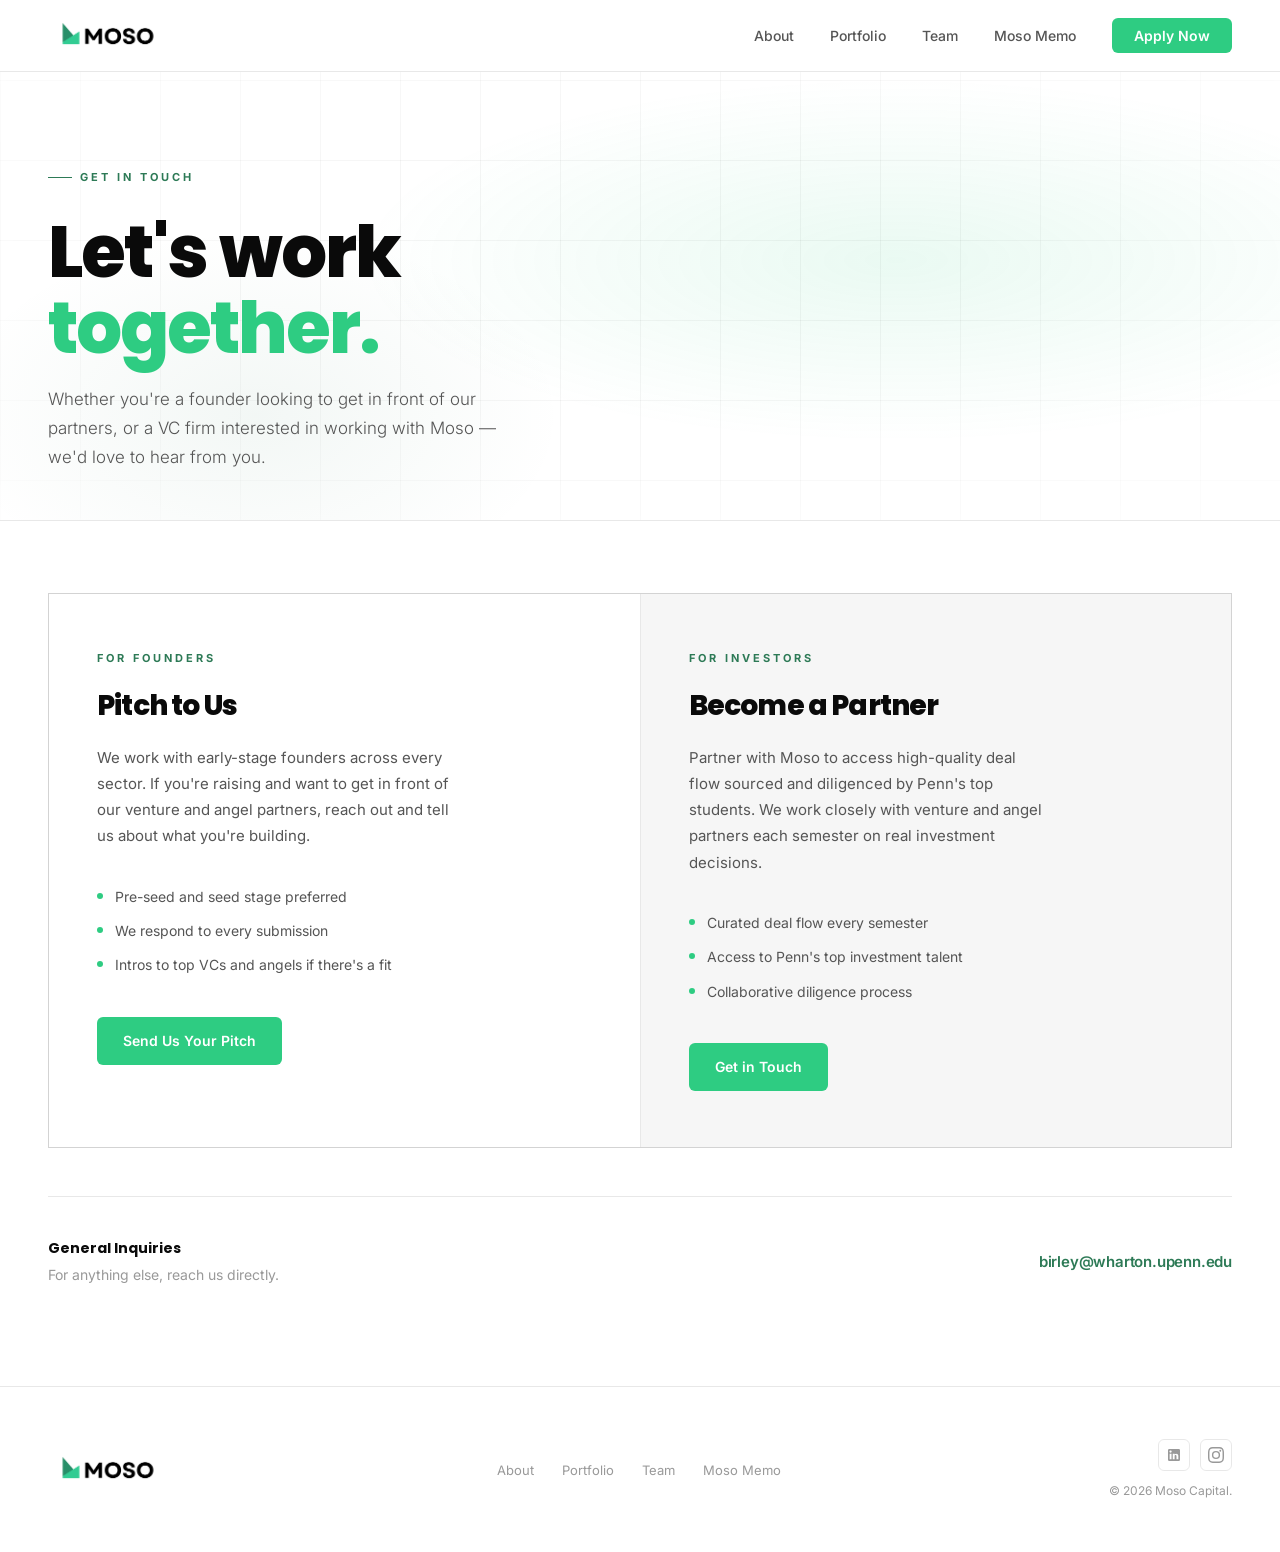
<file: contact.html>
<!DOCTYPE html>
<html lang="en">
<head>
  <meta charset="UTF-8" />
  <meta name="viewport" content="width=device-width, initial-scale=1.0" />
  <title>Contact — Moso Capital</title>
  <link rel="icon" type="image/png" href="logogreen.png" />
  <link rel="stylesheet" href="style.css" />
</head>
<body>

<!-- ── NAV ── -->
<nav>
  <a href="index.html" class="nav-logo">
    <img src="moso.png" alt="Moso Capital" style="height:60px;width:auto;" />
  </a>
  <ul class="nav-links">
    <li><a href="about.html">About</a></li>
    <li><a href="index.html#portfolio">Portfolio</a></li>
    <li><a href="team.html">Team</a></li>
    <li><a href="index.html#memo">Moso Memo</a></li>
    <li><a href="index.html#join" class="nav-cta">Apply Now</a></li>
  </ul>
</nav>

<!-- ── PAGE HERO ── -->
<div class="page-hero">
  <div class="hero-bg"></div>
  <div class="hero-grid-lines"></div>
  <div class="section-inner" style="position:relative;z-index:1;">
    <div class="hero-eyebrow">Get in Touch</div>
    <h1 style="font-family:'Poppins',sans-serif;font-size:clamp(40px,6vw,72px);font-weight:800;letter-spacing:-2px;line-height:1.05;max-width:650px;margin-bottom:20px;">
      Let's work<br/><span style="color:var(--green-light);">together.</span>
    </h1>
    <p style="font-size:17px;color:var(--text-secondary);max-width:480px;font-weight:300;line-height:1.7;">
      Whether you're a founder looking to get in front of our partners, or a VC firm interested in working with Moso — we'd love to hear from you.
    </p>
  </div>
</div>

<!-- ── CONTACT OPTIONS ── -->
<section style="padding-top:72px;padding-bottom:100px;">
  <div class="section-inner">
    <div style="display:grid;grid-template-columns:1fr 1fr;gap:1px;background:var(--border);border:1px solid var(--border);">

      <!-- Pitch to Us -->
      <div style="background:#fff;padding:56px 48px;">
        <div class="section-label" style="margin-bottom:16px;">For Founders</div>
        <h2 style="font-family:'Poppins',sans-serif;font-size:28px;font-weight:800;letter-spacing:-0.8px;margin-bottom:16px;color:var(--text-primary);">Pitch to Us</h2>
        <p style="font-size:15px;color:var(--text-secondary);line-height:1.75;margin-bottom:36px;max-width:360px;">
          We work with early-stage founders across every sector. If you're raising and want to get in front of our venture and angel partners, reach out and tell us about what you're building.
        </p>
        <div style="display:flex;flex-direction:column;gap:12px;margin-bottom:40px;">
          <div style="display:flex;gap:12px;align-items:flex-start;">
            <div style="width:6px;height:6px;border-radius:50%;background:var(--green-light);margin-top:7px;flex-shrink:0;"></div>
            <span style="font-size:14px;color:var(--text-secondary);">Pre-seed and seed stage preferred</span>
          </div>
          <div style="display:flex;gap:12px;align-items:flex-start;">
            <div style="width:6px;height:6px;border-radius:50%;background:var(--green-light);margin-top:7px;flex-shrink:0;"></div>
            <span style="font-size:14px;color:var(--text-secondary);">We respond to every submission</span>
          </div>
          <div style="display:flex;gap:12px;align-items:flex-start;">
            <div style="width:6px;height:6px;border-radius:50%;background:var(--green-light);margin-top:7px;flex-shrink:0;"></div>
            <span style="font-size:14px;color:var(--text-secondary);">Intros to top VCs and angels if there's a fit</span>
          </div>
        </div>
        <a href="mailto:birley@wharton.upenn.edu?subject=Founder Pitch" class="btn-primary">Send Us Your Pitch</a>
      </div>

      <!-- Become a Partner -->
      <div style="background:var(--surface);padding:56px 48px;">
        <div class="section-label" style="margin-bottom:16px;">For Investors</div>
        <h2 style="font-family:'Poppins',sans-serif;font-size:28px;font-weight:800;letter-spacing:-0.8px;margin-bottom:16px;color:var(--text-primary);">Become a Partner</h2>
        <p style="font-size:15px;color:var(--text-secondary);line-height:1.75;margin-bottom:36px;max-width:360px;">
          Partner with Moso to access high-quality deal flow sourced and diligenced by Penn's top students. We work closely with venture and angel partners each semester on real investment decisions.
        </p>
        <div style="display:flex;flex-direction:column;gap:12px;margin-bottom:40px;">
          <div style="display:flex;gap:12px;align-items:flex-start;">
            <div style="width:6px;height:6px;border-radius:50%;background:var(--green-light);margin-top:7px;flex-shrink:0;"></div>
            <span style="font-size:14px;color:var(--text-secondary);">Curated deal flow every semester</span>
          </div>
          <div style="display:flex;gap:12px;align-items:flex-start;">
            <div style="width:6px;height:6px;border-radius:50%;background:var(--green-light);margin-top:7px;flex-shrink:0;"></div>
            <span style="font-size:14px;color:var(--text-secondary);">Access to Penn's top investment talent</span>
          </div>
          <div style="display:flex;gap:12px;align-items:flex-start;">
            <div style="width:6px;height:6px;border-radius:50%;background:var(--green-light);margin-top:7px;flex-shrink:0;"></div>
            <span style="font-size:14px;color:var(--text-secondary);">Collaborative diligence process</span>
          </div>
        </div>
        <a href="mailto:birley@wharton.upenn.edu?subject=Partnership Inquiry" class="btn-primary">Get in Touch</a>
      </div>

    </div>

    <!-- General contact -->
    <div style="margin-top:48px;padding-top:40px;border-top:1px solid var(--border);display:flex;justify-content:space-between;align-items:center;flex-wrap:wrap;gap:16px;">
      <div>
        <div style="font-family:'Poppins',sans-serif;font-size:14px;font-weight:700;color:var(--text-primary);margin-bottom:4px;">General Inquiries</div>
        <div style="font-size:14px;color:var(--text-muted);">For anything else, reach us directly.</div>
      </div>
      <a href="mailto:birley@wharton.upenn.edu" style="font-size:15px;font-weight:600;color:var(--green-dark);text-decoration:none;letter-spacing:-0.2px;">birley@wharton.upenn.edu</a>
    </div>
  </div>
</section>

<!-- ── FOOTER ── -->
<footer>
  <div class="footer-inner">
    <a href="index.html" class="footer-logo">
      <img src="moso.png" alt="Moso Capital" style="height:60px;width:auto;" />
    </a>
    <ul class="footer-links">
      <li><a href="about.html">About</a></li>
      <li><a href="index.html#portfolio">Portfolio</a></li>
      <li><a href="team.html">Team</a></li>
      <li><a href="index.html#memo">Moso Memo</a></li>
    </ul>
    <div class="footer-right">
      <div class="footer-socials">
        <a href="https://www.linkedin.com/company/mosocap/" target="_blank" class="footer-social" title="LinkedIn">
          <svg width="16" height="16" viewBox="0 0 24 24" fill="currentColor"><path d="M19 3a2 2 0 0 1 2 2v14a2 2 0 0 1-2 2H5a2 2 0 0 1-2-2V5a2 2 0 0 1 2-2h14m-.5 15.5v-5.3a3.26 3.26 0 0 0-3.26-3.26c-.85 0-1.84.52-2.32 1.3v-1.11h-2.79v8.37h2.79v-4.93c0-.77.62-1.4 1.39-1.4a1.4 1.4 0 0 1 1.4 1.4v4.93h2.79M6.88 8.56a1.68 1.68 0 0 0 1.68-1.68c0-.93-.75-1.69-1.68-1.69a1.69 1.69 0 0 0-1.69 1.69c0 .93.76 1.68 1.69 1.68m1.39 9.94v-8.37H5.5v8.37h2.77z"/></svg>
        </a>
        <a href="https://www.instagram.com/mosocapital/" target="_blank" class="footer-social" title="Instagram">
          <svg width="16" height="16" viewBox="0 0 24 24" fill="currentColor"><path d="M12 2.163c3.204 0 3.584.012 4.85.07 3.252.148 4.771 1.691 4.919 4.919.058 1.265.069 1.645.069 4.849 0 3.205-.012 3.584-.069 4.849-.149 3.225-1.664 4.771-4.919 4.919-1.266.058-1.644.07-4.85.07-3.204 0-3.584-.012-4.849-.07-3.26-.149-4.771-1.699-4.919-4.92-.058-1.265-.07-1.644-.07-4.849 0-3.204.013-3.583.07-4.849.149-3.227 1.664-4.771 4.919-4.919 1.266-.057 1.645-.069 4.849-.069zM12 0C8.741 0 8.333.014 7.053.072 2.695.272.273 2.69.073 7.052.014 8.333 0 8.741 0 12c0 3.259.014 3.668.072 4.948.2 4.358 2.618 6.78 6.98 6.98C8.333 23.986 8.741 24 12 24c3.259 0 3.668-.014 4.948-.072 4.354-.2 6.782-2.618 6.979-6.98.059-1.28.073-1.689.073-4.948 0-3.259-.014-3.667-.072-4.947-.196-4.354-2.617-6.78-6.979-6.98C15.668.014 15.259 0 12 0zm0 5.838a6.162 6.162 0 1 0 0 12.324 6.162 6.162 0 0 0 0-12.324zM12 16a4 4 0 1 1 0-8 4 4 0 0 1 0 8zm6.406-11.845a1.44 1.44 0 1 0 0 2.881 1.44 1.44 0 0 0 0-2.881z"/></svg>
        </a>
      </div>
      <div class="footer-copy">© 2026 Moso Capital.</div>
    </div>
  </div>
</footer>

<script>
  window.addEventListener('scroll', () => {
    document.querySelector('nav').style.borderBottomColor =
      window.scrollY > 20 ? 'rgba(0,0,0,0.12)' : 'rgba(0,0,0,0.09)';
  });
</script>
</body>
</html>
</file>
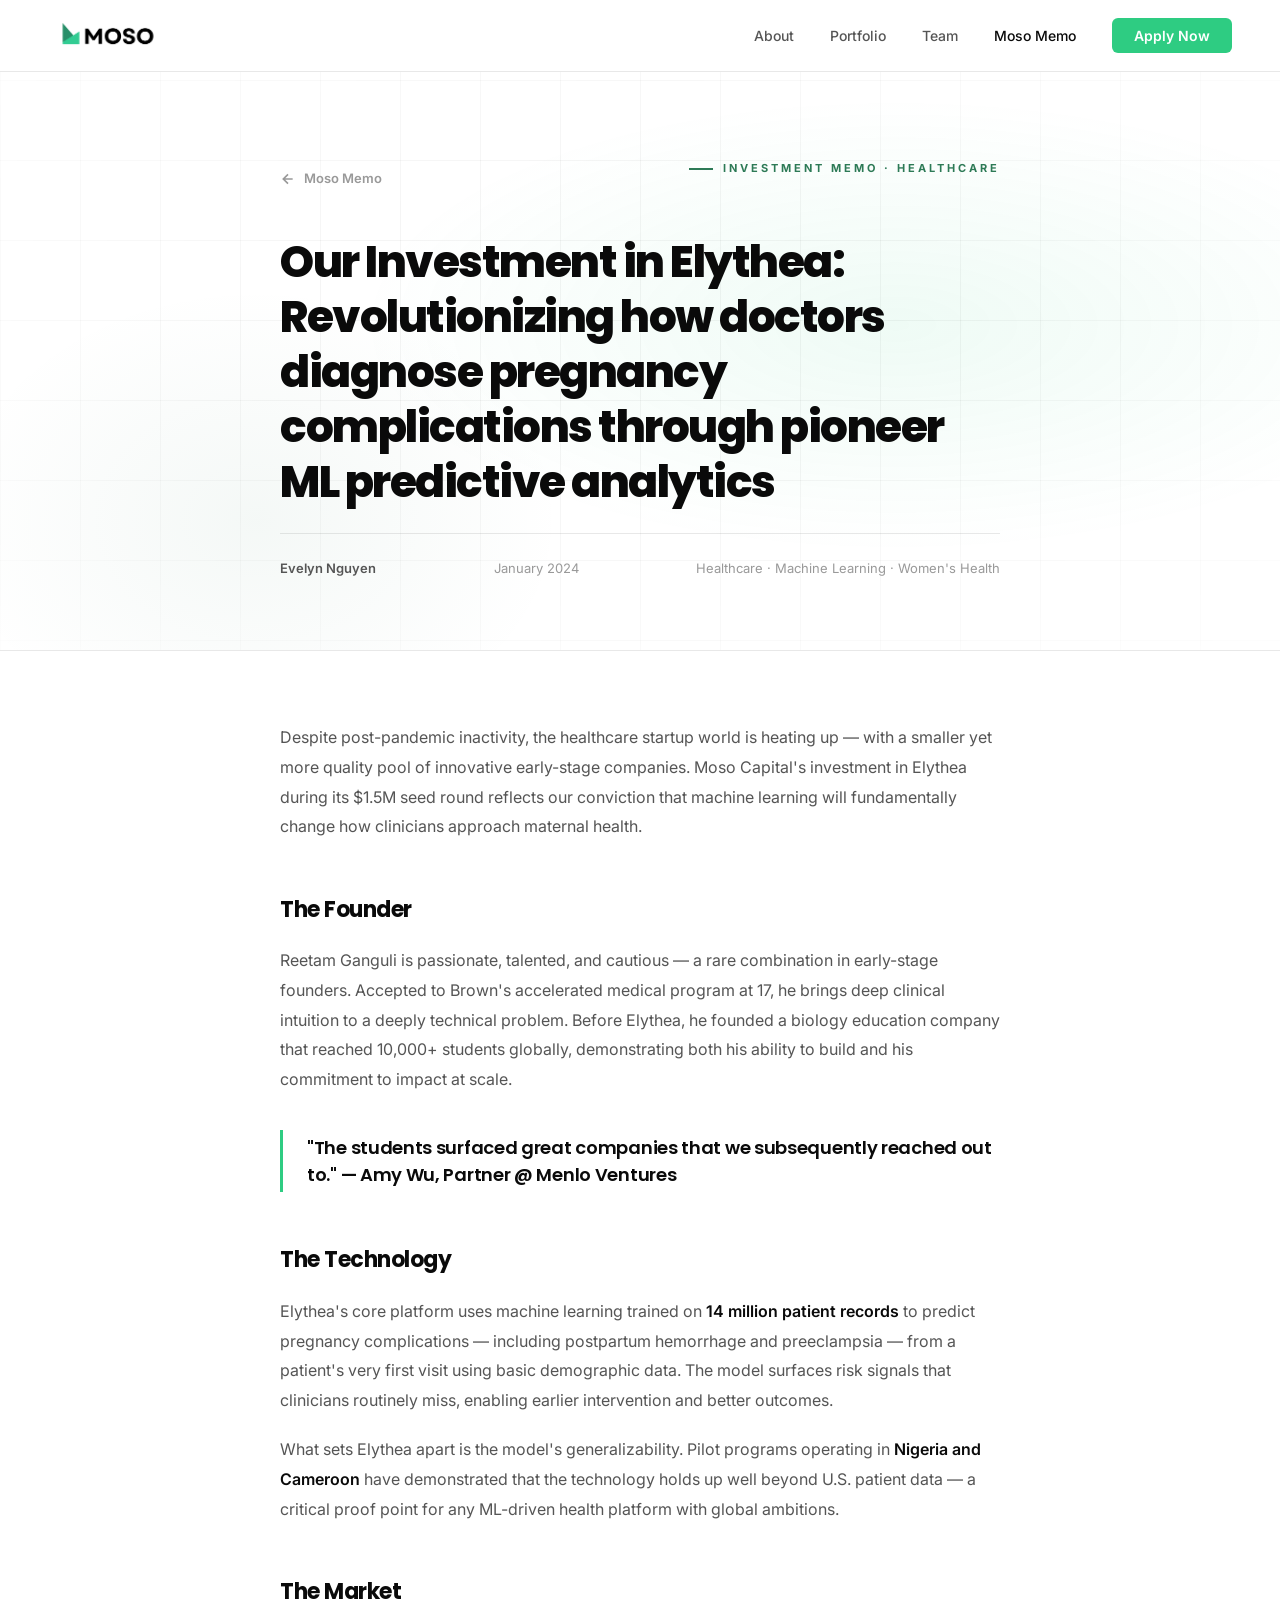
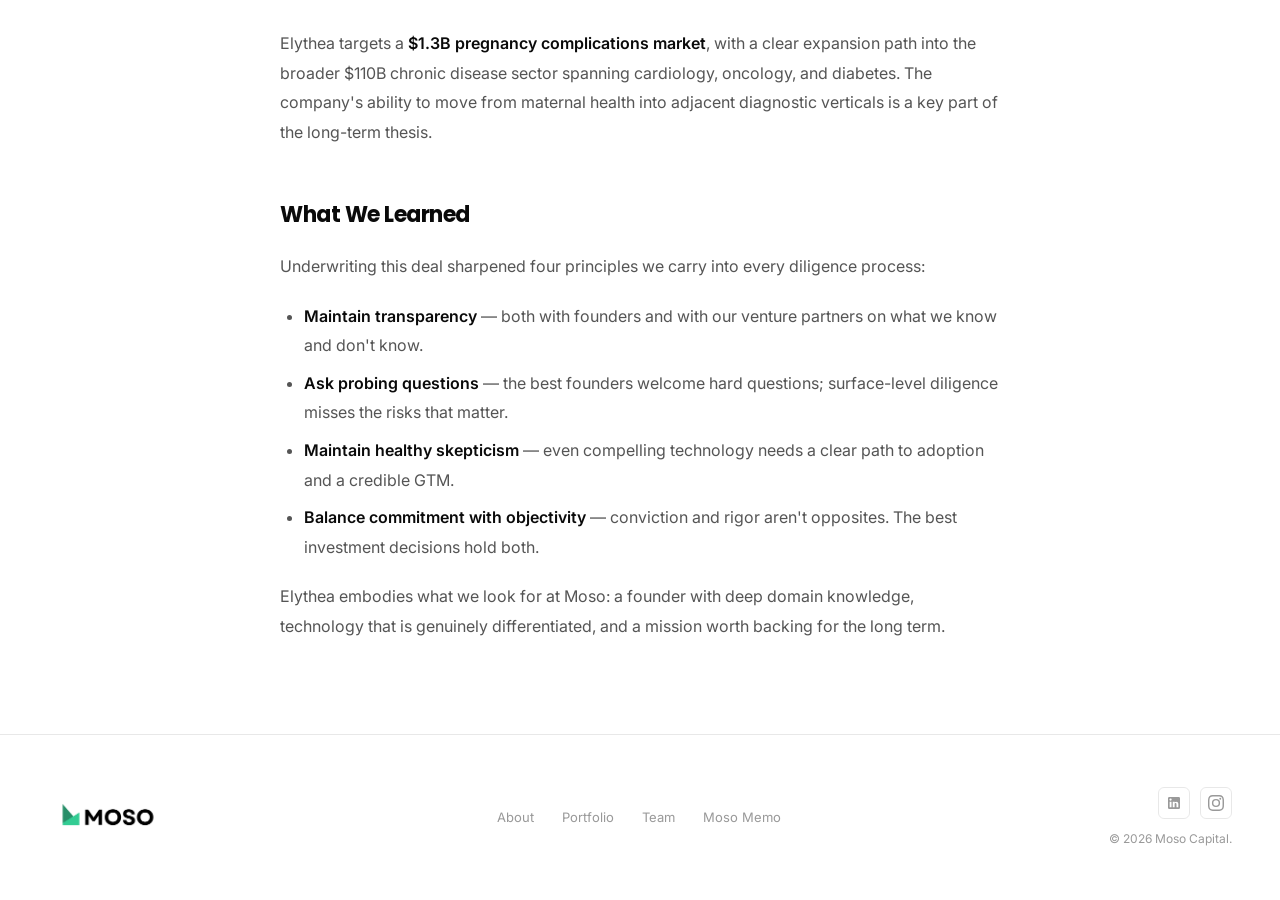
<file: elythea.html>
<!DOCTYPE html>
<html lang="en">
<head>
  <meta charset="UTF-8" />
  <meta name="viewport" content="width=device-width, initial-scale=1.0" />
  <title>Our Investment in Elythea — Moso Capital</title>
  <link rel="icon" type="image/png" href="logogreen.png" />
  <link rel="stylesheet" href="style.css" />
  <style>
    .article-hero {
      padding: 160px 48px 72px;
      border-bottom: 1px solid var(--border);
      position: relative;
      overflow: hidden;
    }
    .article-hero .hero-bg, .article-hero .hero-grid-lines {
      position: absolute;
      inset: 0;
    }
    .article-hero .hero-bg {
      background:
        radial-gradient(ellipse 60% 50% at 70% 50%, rgba(46,204,130,0.08) 0%, transparent 70%),
        radial-gradient(ellipse 40% 60% at 20% 80%, rgba(45,122,86,0.05) 0%, transparent 60%);
    }
    .article-hero .hero-grid-lines {
      background-image:
        linear-gradient(rgba(0,0,0,0.04) 1px, transparent 1px),
        linear-gradient(90deg, rgba(0,0,0,0.04) 1px, transparent 1px);
      background-size: 80px 80px;
      mask-image: radial-gradient(ellipse 80% 80% at 50% 50%, black 30%, transparent 100%);
    }
    .article-inner {
      max-width: 720px;
      margin: 0 auto;
      position: relative;
      z-index: 1;
    }
    .article-tag {
      display: flex;
      align-items: center;
      justify-content: flex-end;
      gap: 10px;
      font-size: 11px;
      font-weight: 700;
      letter-spacing: 3px;
      text-transform: uppercase;
      color: var(--green-dark);
      margin-bottom: 20px;
    }
    .article-tag::before {
      content: '';
      display: inline-block;
      width: 24px;
      height: 2px;
      background: var(--green-dark);
      flex-shrink: 0;
    }
    .article-title {
      font-family: 'Poppins', sans-serif;
      font-size: clamp(28px, 4vw, 44px);
      font-weight: 800;
      letter-spacing: -1.5px;
      line-height: 1.25;
      color: var(--text-primary);
      margin-bottom: 24px;
    }
    .article-meta {
      display: flex;
      align-items: center;
      gap: 20px;
      font-family: 'Inter', sans-serif;
      font-size: 13px;
      font-weight: 400;
      color: var(--text-muted);
      padding-top: 24px;
      border-top: 1px solid var(--border);
      letter-spacing: 0;
    }
    .article-meta-author {
      font-weight: 600;
      color: var(--text-secondary);
    }
    .article-body {
      padding: 72px 48px;
    }
    .article-body .article-inner {
      font-size: 16px;
      line-height: 1.85;
      color: var(--text-secondary);
    }
    .article-body h2 {
      font-family: 'Poppins', sans-serif;
      font-size: 22px;
      font-weight: 700;
      color: var(--text-primary);
      letter-spacing: -0.5px;
      margin: 48px 0 16px;
    }
    .article-body h3 {
      font-family: 'Poppins', sans-serif;
      font-size: 17px;
      font-weight: 700;
      color: var(--text-primary);
      margin: 32px 0 12px;
    }
    .article-body p {
      margin-bottom: 20px;
    }
    .article-body strong {
      color: var(--text-primary);
      font-weight: 600;
    }
    .article-body ul {
      margin: 0 0 20px 24px;
    }
    .article-body ul li {
      margin-bottom: 8px;
    }
    .article-pullquote {
      border-left: 3px solid var(--green-light);
      padding: 4px 0 4px 24px;
      margin: 36px 0;
      font-family: 'Poppins', sans-serif;
      font-size: 18px;
      font-weight: 600;
      color: var(--text-primary);
      line-height: 1.5;
      letter-spacing: -0.3px;
    }
    .article-back {
      display: inline-flex;
      align-items: center;
      gap: 8px;
      font-size: 13px;
      font-weight: 600;
      color: var(--text-muted);
      text-decoration: none;
      transition: color 0.2s;
    }
    .article-back:hover { color: var(--text-primary); }
    .article-back svg { transition: transform 0.2s; }
    .article-back:hover svg { transform: translateX(-3px); }
    .article-top-row {
      display: flex;
      align-items: center;
      justify-content: space-between;
      margin-bottom: 36px;
    }
    .article-meta {
      justify-content: space-between;
    }
  </style>
</head>
<body>

<!-- ── NAV ── -->
<nav>
  <a href="index.html" class="nav-logo">
    <img src="moso.png" alt="Moso Capital" style="height:60px;width:auto;" />
  </a>
  <ul class="nav-links">
    <li><a href="about.html">About</a></li>
    <li><a href="index.html#portfolio">Portfolio</a></li>
    <li><a href="team.html">Team</a></li>
    <li><a href="index.html#memo" style="color:var(--text-primary);">Moso Memo</a></li>
    <li><a href="index.html#join" class="nav-cta">Apply Now</a></li>
  </ul>
</nav>

<!-- ── ARTICLE HERO ── -->
<div class="article-hero">
  <div class="hero-bg"></div>
  <div class="hero-grid-lines"></div>
  <div class="article-inner">
    <div class="article-top-row">
      <a href="index.html#memo" class="article-back">
        <svg width="16" height="16" viewBox="0 0 24 24" fill="none" stroke="currentColor" stroke-width="2.5"><path d="M19 12H5M12 5l-7 7 7 7"/></svg>
        Moso Memo
      </a>
      <div class="article-tag">Investment Memo &middot; Healthcare</div>
    </div>
    <h1 class="article-title">Our Investment in Elythea: Revolutionizing how doctors diagnose pregnancy complications through pioneer ML predictive analytics</h1>
    <div class="article-meta">
      <span class="article-meta-author">Evelyn Nguyen</span>
      <span>January 2024</span>
      <span>Healthcare &middot; Machine Learning &middot; Women's Health</span>
    </div>
  </div>
</div>

<!-- ── ARTICLE BODY ── -->
<div class="article-body">
  <div class="article-inner">

    <p>Despite post-pandemic inactivity, the healthcare startup world is heating up — with a smaller yet more quality pool of innovative early-stage companies. Moso Capital's investment in Elythea during its $1.5M seed round reflects our conviction that machine learning will fundamentally change how clinicians approach maternal health.</p>

    <h2>The Founder</h2>
    <p>Reetam Ganguli is passionate, talented, and cautious — a rare combination in early-stage founders. Accepted to Brown's accelerated medical program at 17, he brings deep clinical intuition to a deeply technical problem. Before Elythea, he founded a biology education company that reached 10,000+ students globally, demonstrating both his ability to build and his commitment to impact at scale.</p>

    <div class="article-pullquote">
      "The students surfaced great companies that we subsequently reached out to." — Amy Wu, Partner @ Menlo Ventures
    </div>

    <h2>The Technology</h2>
    <p>Elythea's core platform uses machine learning trained on <strong>14 million patient records</strong> to predict pregnancy complications — including postpartum hemorrhage and preeclampsia — from a patient's very first visit using basic demographic data. The model surfaces risk signals that clinicians routinely miss, enabling earlier intervention and better outcomes.</p>

    <p>What sets Elythea apart is the model's generalizability. Pilot programs operating in <strong>Nigeria and Cameroon</strong> have demonstrated that the technology holds up well beyond U.S. patient data — a critical proof point for any ML-driven health platform with global ambitions.</p>

    <h2>The Market</h2>
    <p>Elythea targets a <strong>$1.3B pregnancy complications market</strong>, with a clear expansion path into the broader $110B chronic disease sector spanning cardiology, oncology, and diabetes. The company's ability to move from maternal health into adjacent diagnostic verticals is a key part of the long-term thesis.</p>

    <h2>What We Learned</h2>
    <p>Underwriting this deal sharpened four principles we carry into every diligence process:</p>
    <ul>
      <li><strong>Maintain transparency</strong> — both with founders and with our venture partners on what we know and don't know.</li>
      <li><strong>Ask probing questions</strong> — the best founders welcome hard questions; surface-level diligence misses the risks that matter.</li>
      <li><strong>Maintain healthy skepticism</strong> — even compelling technology needs a clear path to adoption and a credible GTM.</li>
      <li><strong>Balance commitment with objectivity</strong> — conviction and rigor aren't opposites. The best investment decisions hold both.</li>
    </ul>

    <p>Elythea embodies what we look for at Moso: a founder with deep domain knowledge, technology that is genuinely differentiated, and a mission worth backing for the long term.</p>

  </div>
</div>

<!-- ── FOOTER ── -->
<footer>
  <div class="footer-inner">
    <a href="index.html" class="footer-logo">
      <img src="moso.png" alt="Moso Capital" style="height:60px;width:auto;" />
    </a>
    <ul class="footer-links">
      <li><a href="about.html">About</a></li>
      <li><a href="index.html#portfolio">Portfolio</a></li>
      <li><a href="team.html">Team</a></li>
      <li><a href="index.html#memo">Moso Memo</a></li>
    </ul>
    <div class="footer-right">
      <div class="footer-socials">
        <a href="https://www.linkedin.com/company/mosocap/" target="_blank" class="footer-social" title="LinkedIn">
          <svg width="16" height="16" viewBox="0 0 24 24" fill="currentColor"><path d="M19 3a2 2 0 0 1 2 2v14a2 2 0 0 1-2 2H5a2 2 0 0 1-2-2V5a2 2 0 0 1 2-2h14m-.5 15.5v-5.3a3.26 3.26 0 0 0-3.26-3.26c-.85 0-1.84.52-2.32 1.3v-1.11h-2.79v8.37h2.79v-4.93c0-.77.62-1.4 1.39-1.4a1.4 1.4 0 0 1 1.4 1.4v4.93h2.79M6.88 8.56a1.68 1.68 0 0 0 1.68-1.68c0-.93-.75-1.69-1.68-1.69a1.69 1.69 0 0 0-1.69 1.69c0 .93.76 1.68 1.69 1.68m1.39 9.94v-8.37H5.5v8.37h2.77z"/></svg>
        </a>
        <a href="https://www.instagram.com/mosocapital/" target="_blank" class="footer-social" title="Instagram">
          <svg width="16" height="16" viewBox="0 0 24 24" fill="currentColor"><path d="M12 2.163c3.204 0 3.584.012 4.85.07 3.252.148 4.771 1.691 4.919 4.919.058 1.265.069 1.645.069 4.849 0 3.205-.012 3.584-.069 4.849-.149 3.225-1.664 4.771-4.919 4.919-1.266.058-1.644.07-4.85.07-3.204 0-3.584-.012-4.849-.07-3.26-.149-4.771-1.699-4.919-4.92-.058-1.265-.07-1.644-.07-4.849 0-3.204.013-3.583.07-4.849.149-3.227 1.664-4.771 4.919-4.919 1.266-.057 1.645-.069 4.849-.069zM12 0C8.741 0 8.333.014 7.053.072 2.695.272.273 2.69.073 7.052.014 8.333 0 8.741 0 12c0 3.259.014 3.668.072 4.948.2 4.358 2.618 6.78 6.98 6.98C8.333 23.986 8.741 24 12 24c3.259 0 3.668-.014 4.948-.072 4.354-.2 6.782-2.618 6.979-6.98.059-1.28.073-1.689.073-4.948 0-3.259-.014-3.667-.072-4.947-.196-4.354-2.617-6.78-6.979-6.98C15.668.014 15.259 0 12 0zm0 5.838a6.162 6.162 0 1 0 0 12.324 6.162 6.162 0 0 0 0-12.324zM12 16a4 4 0 1 1 0-8 4 4 0 0 1 0 8zm6.406-11.845a1.44 1.44 0 1 0 0 2.881 1.44 1.44 0 0 0 0-2.881z"/></svg>
        </a>
      </div>
      <div class="footer-copy">© 2026 Moso Capital.</div>
    </div>
  </div>
</footer>

<script>
  window.addEventListener('scroll', () => {
    document.querySelector('nav').style.borderBottomColor =
      window.scrollY > 20 ? 'rgba(0,0,0,0.12)' : 'rgba(0,0,0,0.09)';
  });
</script>
</body>
</html>
</file>
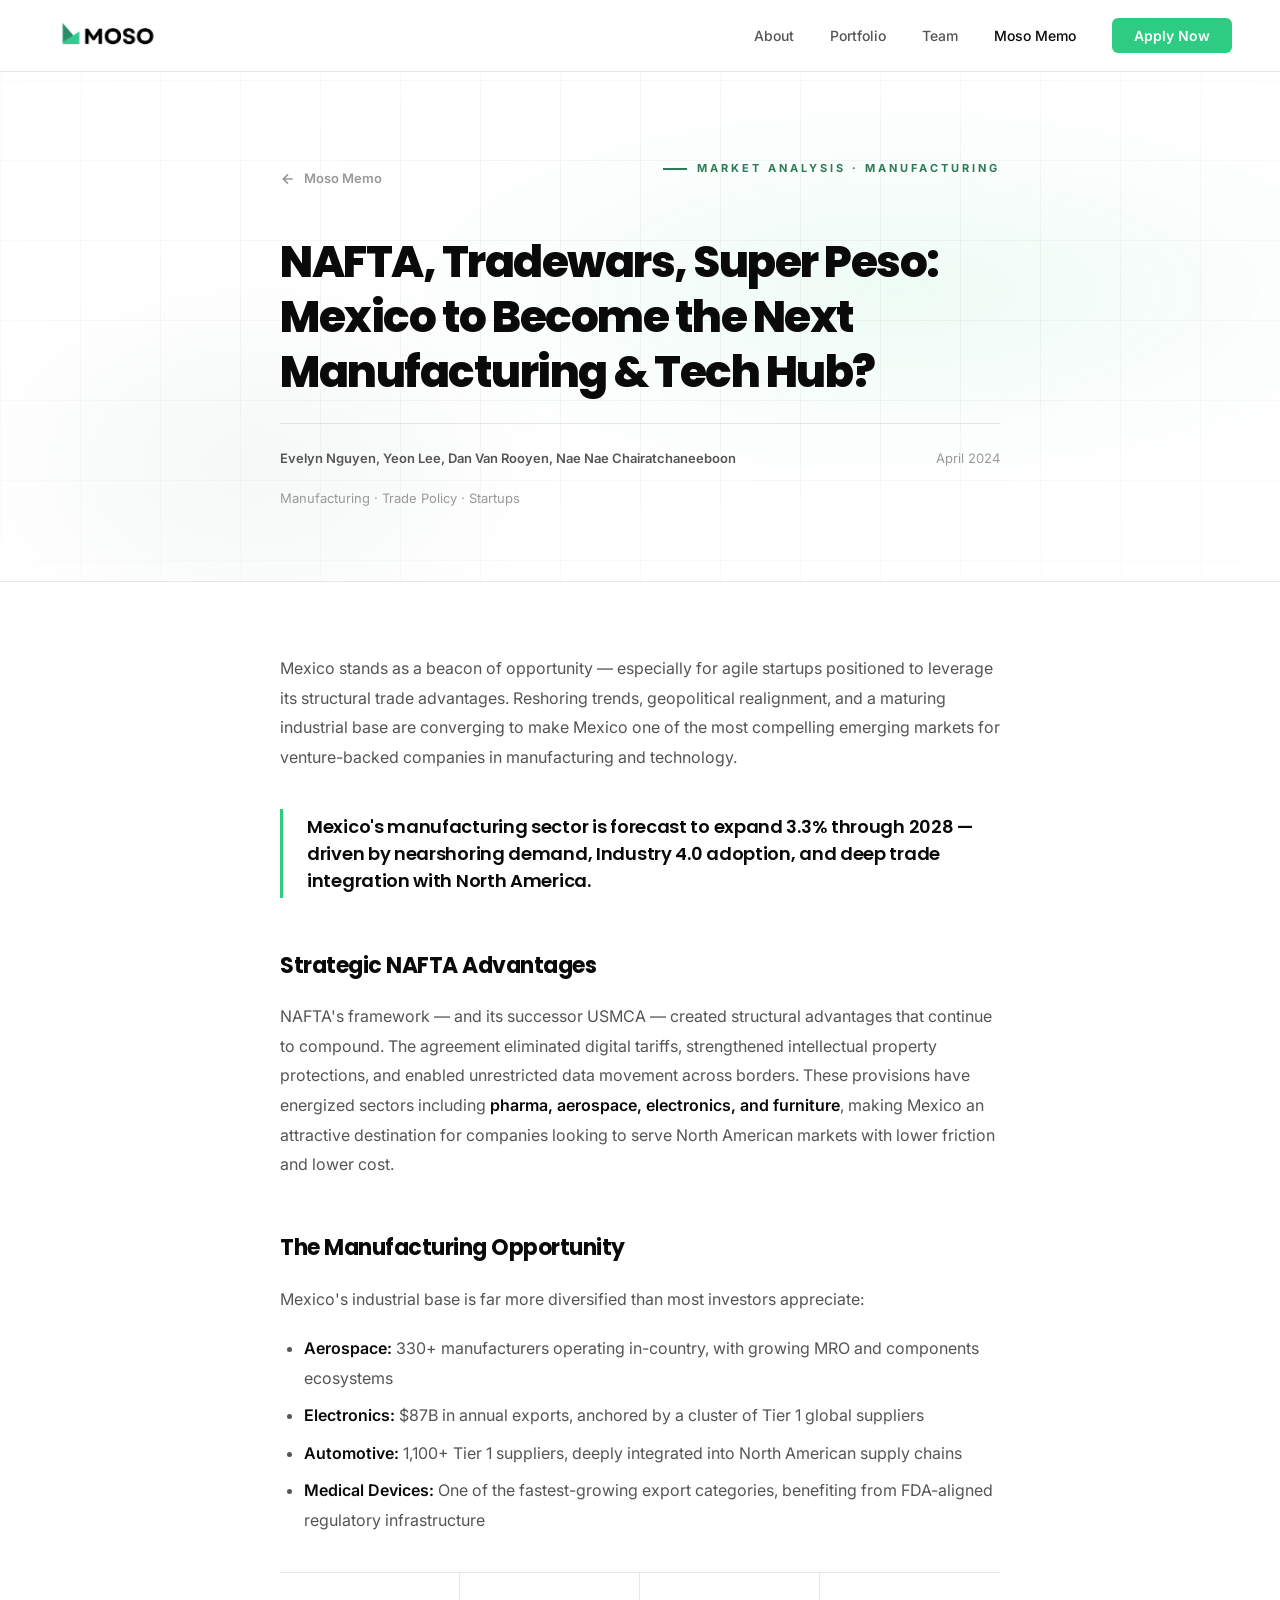
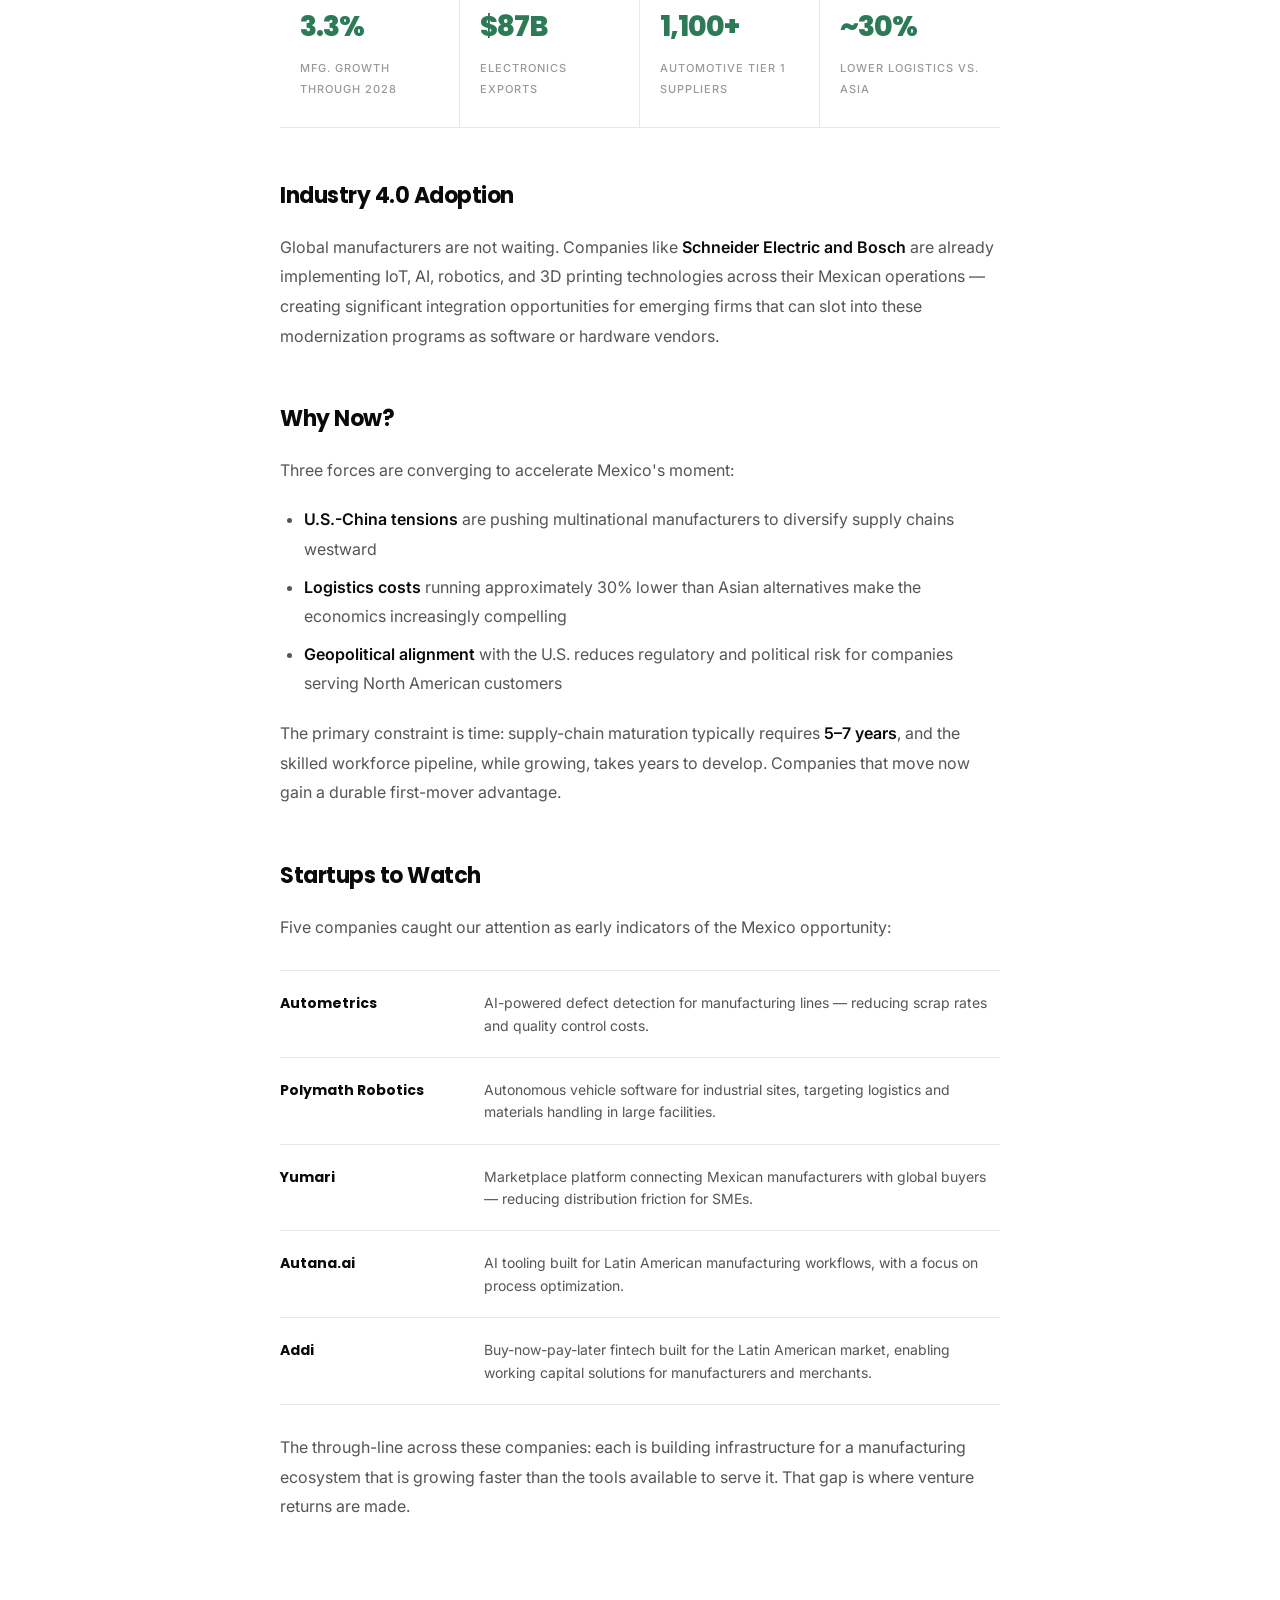
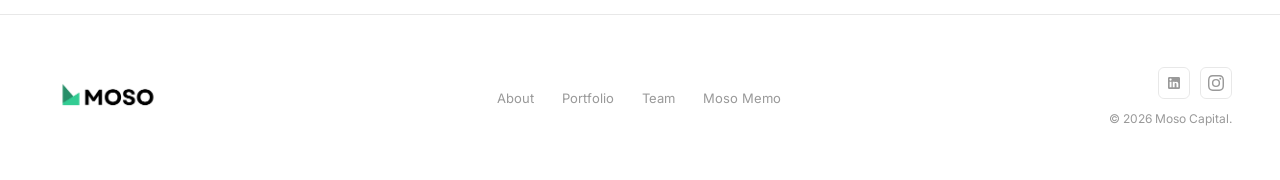
<file: nafta.html>
<!DOCTYPE html>
<html lang="en">
<head>
  <meta charset="UTF-8" />
  <meta name="viewport" content="width=device-width, initial-scale=1.0" />
  <title>NAFTA, Tradewars, Super Peso — Moso Capital</title>
  <link rel="icon" type="image/png" href="logogreen.png" />
  <link rel="stylesheet" href="style.css" />
  <style>
    .article-hero {
      padding: 160px 48px 72px;
      border-bottom: 1px solid var(--border);
      position: relative;
      overflow: hidden;
    }
    .article-hero .hero-bg, .article-hero .hero-grid-lines {
      position: absolute;
      inset: 0;
    }
    .article-hero .hero-bg {
      background:
        radial-gradient(ellipse 60% 50% at 70% 50%, rgba(46,204,130,0.08) 0%, transparent 70%),
        radial-gradient(ellipse 40% 60% at 20% 80%, rgba(45,122,86,0.05) 0%, transparent 60%);
    }
    .article-hero .hero-grid-lines {
      background-image:
        linear-gradient(rgba(0,0,0,0.04) 1px, transparent 1px),
        linear-gradient(90deg, rgba(0,0,0,0.04) 1px, transparent 1px);
      background-size: 80px 80px;
      mask-image: radial-gradient(ellipse 80% 80% at 50% 50%, black 30%, transparent 100%);
    }
    .article-inner {
      max-width: 720px;
      margin: 0 auto;
      position: relative;
      z-index: 1;
    }
    .article-tag {
      display: flex;
      align-items: center;
      justify-content: flex-end;
      gap: 10px;
      font-size: 11px;
      font-weight: 700;
      letter-spacing: 3px;
      text-transform: uppercase;
      color: var(--green-dark);
      margin-bottom: 20px;
    }
    .article-tag::before {
      content: '';
      display: inline-block;
      width: 24px;
      height: 2px;
      background: var(--green-dark);
      flex-shrink: 0;
    }
    .article-title {
      font-family: 'Poppins', sans-serif;
      font-size: clamp(28px, 4vw, 44px);
      font-weight: 800;
      letter-spacing: -1.5px;
      line-height: 1.25;
      color: var(--text-primary);
      margin-bottom: 24px;
    }
    .article-meta {
      display: flex;
      align-items: center;
      gap: 20px;
      font-family: 'Inter', sans-serif;
      font-size: 13px;
      font-weight: 400;
      color: var(--text-muted);
      padding-top: 24px;
      border-top: 1px solid var(--border);
      flex-wrap: wrap;
      letter-spacing: 0;
    }
    .article-meta-author {
      font-weight: 600;
      color: var(--text-secondary);
    }
    .article-body {
      padding: 72px 48px;
    }
    .article-body .article-inner {
      font-size: 16px;
      line-height: 1.85;
      color: var(--text-secondary);
    }
    .article-body h2 {
      font-family: 'Poppins', sans-serif;
      font-size: 22px;
      font-weight: 700;
      color: var(--text-primary);
      letter-spacing: -0.5px;
      margin: 48px 0 16px;
    }
    .article-body h3 {
      font-family: 'Poppins', sans-serif;
      font-size: 17px;
      font-weight: 700;
      color: var(--text-primary);
      margin: 32px 0 12px;
    }
    .article-body p {
      margin-bottom: 20px;
    }
    .article-body strong {
      color: var(--text-primary);
      font-weight: 600;
    }
    .article-body ul {
      margin: 0 0 20px 24px;
    }
    .article-body ul li {
      margin-bottom: 8px;
    }
    .article-pullquote {
      border-left: 3px solid var(--green-light);
      padding: 4px 0 4px 24px;
      margin: 36px 0;
      font-family: 'Poppins', sans-serif;
      font-size: 18px;
      font-weight: 600;
      color: var(--text-primary);
      line-height: 1.5;
      letter-spacing: -0.3px;
    }
    .article-back {
      display: inline-flex;
      align-items: center;
      gap: 8px;
      font-size: 13px;
      font-weight: 600;
      color: var(--text-muted);
      text-decoration: none;
      transition: color 0.2s;
    }
    .article-back:hover { color: var(--text-primary); }
    .article-back svg { transition: transform 0.2s; }
    .article-back:hover svg { transform: translateX(-3px); }
    .article-top-row {
      display: flex;
      align-items: center;
      justify-content: space-between;
      margin-bottom: 36px;
    }
    .article-meta {
      justify-content: space-between;
    }
    .startup-list {
      border-top: 1px solid var(--border);
      margin: 28px 0;
    }
    .startup-row {
      display: grid;
      grid-template-columns: 180px 1fr;
      gap: 24px;
      padding: 20px 0;
      border-bottom: 1px solid var(--border);
      align-items: baseline;
    }
    .startup-name {
      font-family: 'Poppins', sans-serif;
      font-size: 14px;
      font-weight: 700;
      color: var(--text-primary);
    }
    .startup-desc {
      font-size: 14px;
      color: var(--text-secondary);
      line-height: 1.6;
    }
    .stat-row {
      display: grid;
      grid-template-columns: repeat(4, 1fr);
      margin: 36px 0;
      border-top: 1px solid var(--border);
      border-bottom: 1px solid var(--border);
    }
    .stat-cell {
      padding: 28px 20px;
      border-right: 1px solid var(--border);
    }
    .stat-cell:last-child { border-right: none; }
    .stat-cell-num {
      font-family: 'Poppins', sans-serif;
      font-size: 28px;
      font-weight: 800;
      color: var(--green-dark);
      letter-spacing: -1px;
      margin-bottom: 6px;
    }
    .stat-cell-label {
      font-size: 11px;
      color: var(--text-muted);
      text-transform: uppercase;
      letter-spacing: 1px;
      font-weight: 500;
    }
  </style>
</head>
<body>

<!-- ── NAV ── -->
<nav>
  <a href="index.html" class="nav-logo">
    <img src="moso.png" alt="Moso Capital" style="height:60px;width:auto;" />
  </a>
  <ul class="nav-links">
    <li><a href="about.html">About</a></li>
    <li><a href="index.html#portfolio">Portfolio</a></li>
    <li><a href="team.html">Team</a></li>
    <li><a href="index.html#memo" style="color:var(--text-primary);">Moso Memo</a></li>
    <li><a href="index.html#join" class="nav-cta">Apply Now</a></li>
  </ul>
</nav>

<!-- ── ARTICLE HERO ── -->
<div class="article-hero">
  <div class="hero-bg"></div>
  <div class="hero-grid-lines"></div>
  <div class="article-inner">
    <div class="article-top-row">
      <a href="index.html#memo" class="article-back">
        <svg width="16" height="16" viewBox="0 0 24 24" fill="none" stroke="currentColor" stroke-width="2.5"><path d="M19 12H5M12 5l-7 7 7 7"/></svg>
        Moso Memo
      </a>
      <div class="article-tag">Market Analysis &middot; Manufacturing</div>
    </div>
    <h1 class="article-title">NAFTA, Tradewars, Super Peso: Mexico to Become the Next Manufacturing &amp; Tech Hub?</h1>
    <div class="article-meta">
      <span class="article-meta-author">Evelyn Nguyen, Yeon Lee, Dan Van Rooyen, Nae Nae Chairatchaneeboon</span>
      <span>April 2024</span>
      <span>Manufacturing &middot; Trade Policy &middot; Startups</span>
    </div>
  </div>
</div>

<!-- ── ARTICLE BODY ── -->
<div class="article-body">
  <div class="article-inner">

    <p>Mexico stands as a beacon of opportunity — especially for agile startups positioned to leverage its structural trade advantages. Reshoring trends, geopolitical realignment, and a maturing industrial base are converging to make Mexico one of the most compelling emerging markets for venture-backed companies in manufacturing and technology.</p>

    <div class="article-pullquote">
      Mexico's manufacturing sector is forecast to expand 3.3% through 2028 — driven by nearshoring demand, Industry 4.0 adoption, and deep trade integration with North America.
    </div>

    <h2>Strategic NAFTA Advantages</h2>
    <p>NAFTA's framework — and its successor USMCA — created structural advantages that continue to compound. The agreement eliminated digital tariffs, strengthened intellectual property protections, and enabled unrestricted data movement across borders. These provisions have energized sectors including <strong>pharma, aerospace, electronics, and furniture</strong>, making Mexico an attractive destination for companies looking to serve North American markets with lower friction and lower cost.</p>

    <h2>The Manufacturing Opportunity</h2>
    <p>Mexico's industrial base is far more diversified than most investors appreciate:</p>
    <ul>
      <li><strong>Aerospace:</strong> 330+ manufacturers operating in-country, with growing MRO and components ecosystems</li>
      <li><strong>Electronics:</strong> $87B in annual exports, anchored by a cluster of Tier 1 global suppliers</li>
      <li><strong>Automotive:</strong> 1,100+ Tier 1 suppliers, deeply integrated into North American supply chains</li>
      <li><strong>Medical Devices:</strong> One of the fastest-growing export categories, benefiting from FDA-aligned regulatory infrastructure</li>
    </ul>

    <div class="stat-row">
      <div class="stat-cell">
        <div class="stat-cell-num">3.3%</div>
        <div class="stat-cell-label">Mfg. growth through 2028</div>
      </div>
      <div class="stat-cell">
        <div class="stat-cell-num">$87B</div>
        <div class="stat-cell-label">Electronics exports</div>
      </div>
      <div class="stat-cell">
        <div class="stat-cell-num">1,100+</div>
        <div class="stat-cell-label">Automotive Tier 1 suppliers</div>
      </div>
      <div class="stat-cell">
        <div class="stat-cell-num">~30%</div>
        <div class="stat-cell-label">Lower logistics vs. Asia</div>
      </div>
    </div>

    <h2>Industry 4.0 Adoption</h2>
    <p>Global manufacturers are not waiting. Companies like <strong>Schneider Electric and Bosch</strong> are already implementing IoT, AI, robotics, and 3D printing technologies across their Mexican operations — creating significant integration opportunities for emerging firms that can slot into these modernization programs as software or hardware vendors.</p>

    <h2>Why Now?</h2>
    <p>Three forces are converging to accelerate Mexico's moment:</p>
    <ul>
      <li><strong>U.S.-China tensions</strong> are pushing multinational manufacturers to diversify supply chains westward</li>
      <li><strong>Logistics costs</strong> running approximately 30% lower than Asian alternatives make the economics increasingly compelling</li>
      <li><strong>Geopolitical alignment</strong> with the U.S. reduces regulatory and political risk for companies serving North American customers</li>
    </ul>
    <p>The primary constraint is time: supply-chain maturation typically requires <strong>5–7 years</strong>, and the skilled workforce pipeline, while growing, takes years to develop. Companies that move now gain a durable first-mover advantage.</p>

    <h2>Startups to Watch</h2>
    <p>Five companies caught our attention as early indicators of the Mexico opportunity:</p>

    <div class="startup-list">
      <div class="startup-row">
        <div class="startup-name">Autometrics</div>
        <div class="startup-desc">AI-powered defect detection for manufacturing lines — reducing scrap rates and quality control costs.</div>
      </div>
      <div class="startup-row">
        <div class="startup-name">Polymath Robotics</div>
        <div class="startup-desc">Autonomous vehicle software for industrial sites, targeting logistics and materials handling in large facilities.</div>
      </div>
      <div class="startup-row">
        <div class="startup-name">Yumari</div>
        <div class="startup-desc">Marketplace platform connecting Mexican manufacturers with global buyers — reducing distribution friction for SMEs.</div>
      </div>
      <div class="startup-row">
        <div class="startup-name">Autana.ai</div>
        <div class="startup-desc">AI tooling built for Latin American manufacturing workflows, with a focus on process optimization.</div>
      </div>
      <div class="startup-row">
        <div class="startup-name">Addi</div>
        <div class="startup-desc">Buy-now-pay-later fintech built for the Latin American market, enabling working capital solutions for manufacturers and merchants.</div>
      </div>
    </div>

    <p>The through-line across these companies: each is building infrastructure for a manufacturing ecosystem that is growing faster than the tools available to serve it. That gap is where venture returns are made.</p>

  </div>
</div>

<!-- ── FOOTER ── -->
<footer>
  <div class="footer-inner">
    <a href="index.html" class="footer-logo">
      <img src="moso.png" alt="Moso Capital" style="height:60px;width:auto;" />
    </a>
    <ul class="footer-links">
      <li><a href="about.html">About</a></li>
      <li><a href="index.html#portfolio">Portfolio</a></li>
      <li><a href="team.html">Team</a></li>
      <li><a href="index.html#memo">Moso Memo</a></li>
    </ul>
    <div class="footer-right">
      <div class="footer-socials">
        <a href="https://www.linkedin.com/company/mosocap/" target="_blank" class="footer-social" title="LinkedIn">
          <svg width="16" height="16" viewBox="0 0 24 24" fill="currentColor"><path d="M19 3a2 2 0 0 1 2 2v14a2 2 0 0 1-2 2H5a2 2 0 0 1-2-2V5a2 2 0 0 1 2-2h14m-.5 15.5v-5.3a3.26 3.26 0 0 0-3.26-3.26c-.85 0-1.84.52-2.32 1.3v-1.11h-2.79v8.37h2.79v-4.93c0-.77.62-1.4 1.39-1.4a1.4 1.4 0 0 1 1.4 1.4v4.93h2.79M6.88 8.56a1.68 1.68 0 0 0 1.68-1.68c0-.93-.75-1.69-1.68-1.69a1.69 1.69 0 0 0-1.69 1.69c0 .93.76 1.68 1.69 1.68m1.39 9.94v-8.37H5.5v8.37h2.77z"/></svg>
        </a>
        <a href="https://www.instagram.com/mosocapital/" target="_blank" class="footer-social" title="Instagram">
          <svg width="16" height="16" viewBox="0 0 24 24" fill="currentColor"><path d="M12 2.163c3.204 0 3.584.012 4.85.07 3.252.148 4.771 1.691 4.919 4.919.058 1.265.069 1.645.069 4.849 0 3.205-.012 3.584-.069 4.849-.149 3.225-1.664 4.771-4.919 4.919-1.266.058-1.644.07-4.85.07-3.204 0-3.584-.012-4.849-.07-3.26-.149-4.771-1.699-4.919-4.92-.058-1.265-.07-1.644-.07-4.849 0-3.204.013-3.583.07-4.849.149-3.227 1.664-4.771 4.919-4.919 1.266-.057 1.645-.069 4.849-.069zM12 0C8.741 0 8.333.014 7.053.072 2.695.272.273 2.69.073 7.052.014 8.333 0 8.741 0 12c0 3.259.014 3.668.072 4.948.2 4.358 2.618 6.78 6.98 6.98C8.333 23.986 8.741 24 12 24c3.259 0 3.668-.014 4.948-.072 4.354-.2 6.782-2.618 6.979-6.98.059-1.28.073-1.689.073-4.948 0-3.259-.014-3.667-.072-4.947-.196-4.354-2.617-6.78-6.979-6.98C15.668.014 15.259 0 12 0zm0 5.838a6.162 6.162 0 1 0 0 12.324 6.162 6.162 0 0 0 0-12.324zM12 16a4 4 0 1 1 0-8 4 4 0 0 1 0 8zm6.406-11.845a1.44 1.44 0 1 0 0 2.881 1.44 1.44 0 0 0 0-2.881z"/></svg>
        </a>
      </div>
      <div class="footer-copy">© 2026 Moso Capital.</div>
    </div>
  </div>
</footer>

<script>
  window.addEventListener('scroll', () => {
    document.querySelector('nav').style.borderBottomColor =
      window.scrollY > 20 ? 'rgba(0,0,0,0.12)' : 'rgba(0,0,0,0.09)';
  });
</script>
</body>
</html>
</file>
<file: style.css>
@import url('https://fonts.googleapis.com/css2?family=Poppins:wght@300;400;500;600;700;800;900&family=Inter:wght@300;400;500;600&display=swap');

:root {
  --green-light: #2ECC82;
  --green-dark: #2D7A56;
  --black: #FFFFFF;
  --surface: #F6F6F6;
  --surface-2: #EEEEEE;
  --surface-3: #E5E5E5;
  --border: rgba(0,0,0,0.09);
  --text-primary: #0A0A0A;
  --text-secondary: #555555;
  --text-muted: #999999;
}

*, *::before, *::after { box-sizing: border-box; margin: 0; padding: 0; }
html { scroll-behavior: smooth; }

body {
  font-family: 'Inter', sans-serif;
  background: var(--black);
  color: var(--text-primary);
  line-height: 1.6;
  overflow-x: hidden;
}

/* ── NAV ── */
nav {
  position: fixed;
  top: 0; left: 0; right: 0;
  z-index: 100;
  padding: 0 48px;
  height: 72px;
  display: flex;
  align-items: center;
  justify-content: space-between;
  background: rgba(255,255,255,0.92);
  backdrop-filter: blur(20px);
  border-bottom: 1px solid var(--border);
  transition: border-color 0.3s;
}

.nav-logo {
  display: flex;
  align-items: center;
  gap: 12px;
  text-decoration: none;
}

.nav-logo-text {
  font-family: 'Poppins', sans-serif;
  font-weight: 700;
  font-size: 18px;
  color: var(--text-primary);
  letter-spacing: -0.3px;
}

.nav-links {
  display: flex;
  align-items: center;
  gap: 36px;
  list-style: none;
}

.nav-links a {
  font-size: 14px;
  font-weight: 500;
  color: var(--text-secondary);
  text-decoration: none;
  transition: color 0.2s;
}

.nav-links a:hover { color: var(--text-primary); }

.nav-cta {
  background: var(--green-light) !important;
  color: #fff !important;
  padding: 9px 22px;
  border-radius: 6px;
  font-weight: 600 !important;
  transition: opacity 0.2s !important;
}

.nav-cta:hover { opacity: 0.85; }

/* ── HERO ── */
.hero {
  min-height: 100vh;
  display: flex;
  align-items: center;
  padding: 100px 48px 40px;
  position: relative;
  overflow: hidden;
}

.hero-bg {
  position: absolute;
  inset: 0;
  background:
    radial-gradient(ellipse 60% 50% at 70% 50%, rgba(46,204,130,0.10) 0%, transparent 70%),
    radial-gradient(ellipse 40% 60% at 20% 80%, rgba(45,122,86,0.06) 0%, transparent 60%);
}

.hero-grid-lines {
  position: absolute;
  inset: 0;
  background-image:
    linear-gradient(rgba(0,0,0,0.04) 1px, transparent 1px),
    linear-gradient(90deg, rgba(0,0,0,0.04) 1px, transparent 1px);
  background-size: 80px 80px;
  mask-image: radial-gradient(ellipse 80% 80% at 50% 50%, black 30%, transparent 100%);
}

.hero-content {
  position: relative;
  max-width: 1200px;
  margin: 0 auto;
  width: 100%;
}

.hero-eyebrow {
  display: inline-flex;
  align-items: center;
  gap: 8px;
  font-size: 11px;
  font-weight: 700;
  letter-spacing: 3px;
  text-transform: uppercase;
  color: var(--green-dark);
  margin-bottom: 28px;
}

.hero-eyebrow::before {
  content: '';
  display: block;
  width: 24px;
  height: 1px;
  background: var(--green-dark);
}

.hero-badges {
  display: flex;
  gap: 10px;
  flex-wrap: wrap;
  margin-bottom: 20px;
}

.hero-badge {
  display: inline-flex;
  align-items: center;
  padding: 5px 13px;
  border: 1.5px solid var(--green-dark);
  border-radius: 100px;
  font-family: 'Inter', sans-serif;
  font-size: 10px;
  font-weight: 600;
  letter-spacing: 2px;
  text-transform: uppercase;
  color: var(--green-dark);
}

.hero h1 {
  font-family: 'Poppins', sans-serif;
  font-size: clamp(36px, 5.5vw, 68px);
  font-weight: 800;
  line-height: 1.2;
  letter-spacing: -2px;
  margin-bottom: 20px;
  max-width: 800px;
  color: var(--text-primary);
}

.hero h1 .accent {
  color: var(--green-light);
  display: block;
}

.hero-tagline {
  font-family: 'Poppins', sans-serif;
  font-size: 20px;
  font-weight: 600;
  color: var(--text-primary);
  letter-spacing: -0.3px;
  margin-bottom: 8px;
}

.hero-sub {
  font-size: 17px;
  color: var(--text-secondary);
  max-width: 720px;
  line-height: 1.75;
  margin-bottom: 20px;
  font-weight: 400;
}

.hero-actions {
  display: flex;
  gap: 12px;
  align-items: center;
  flex-wrap: wrap;
}

.btn-primary {
  display: inline-flex;
  align-items: center;
  gap: 8px;
  background: var(--green-light);
  color: #fff;
  padding: 13px 26px;
  border-radius: 6px;
  font-weight: 600;
  font-size: 14px;
  text-decoration: none;
  transition: background 0.2s;
}

.btn-primary:hover { background: var(--green-dark); }

/* ── APPLICATIONS BUTTON ── */
.btn-applications {
  display: inline-flex;
  align-items: center;
  justify-content: center;
  padding: 13px 26px;
  border-radius: 6px;
  font-weight: 600;
  font-size: 14px;
  cursor: default;
  transition: background 0.3s, color 0.3s, border-color 0.3s;
}

/* Closed: muted transparent state */
.btn-applications--closed {
  background: rgba(46,204,130,0.10);
  color: rgba(46,204,130,0.55);
  border: 1.5px solid rgba(46,204,130,0.2);
}

/* Open: vibrant green — swap --closed to --open when apps open */
.btn-applications--open {
  background: var(--green-light);
  color: #fff;
  border: 1.5px solid var(--green-light);
  cursor: pointer;
}

.btn-secondary {
  display: inline-flex;
  align-items: center;
  gap: 8px;
  color: var(--text-secondary);
  padding: 13px 26px;
  border-radius: 6px;
  font-weight: 500;
  font-size: 14px;
  text-decoration: none;
  border: 1px solid var(--border);
  transition: all 0.2s;
}

.btn-secondary:hover {
  color: var(--text-primary);
  border-color: rgba(0,0,0,0.2);
}

.hero-stats {
  display: flex;
  justify-content: space-between;
  max-width: 720px;
  margin-top: 32px;
  padding-top: 20px;
  border-top: 1px solid var(--border);
}

.stat-number {
  font-family: 'Poppins', sans-serif;
  font-size: 34px;
  font-weight: 800;
  color: var(--text-primary);
  letter-spacing: -1px;
  line-height: 1;
}

.stat-label {
  font-size: 12px;
  color: var(--text-muted);
  margin-top: 6px;
  font-weight: 500;
  letter-spacing: 0.5px;
  text-transform: uppercase;
}

/* ── SECTION BASE ── */
section { padding: 100px 48px; }

.section-inner {
  max-width: 1200px;
  margin: 0 auto;
}

.section-label {
  font-size: 11px;
  font-weight: 700;
  letter-spacing: 3px;
  text-transform: uppercase;
  color: var(--green-dark);
  margin-bottom: 14px;
}

.section-title {
  font-family: 'Poppins', sans-serif;
  font-size: clamp(30px, 4vw, 48px);
  font-weight: 800;
  letter-spacing: -1.5px;
  line-height: 1.1;
  margin-bottom: 20px;
  color: var(--text-primary);
}

.section-desc {
  font-size: 16px;
  color: var(--text-secondary);
  max-width: 480px;
  line-height: 1.8;
}

/* ── ABOUT / THESIS ── */
.about {
  background: var(--surface);
  border-top: 1px solid var(--border);
  border-bottom: 1px solid var(--border);
}

.about-grid {
  display: grid;
  grid-template-columns: 1fr 1fr;
  gap: 80px;
  align-items: start;
  margin-top: 0;
}

/* Thesis ruled list — Swiss Modernism style */
.thesis-list {
  display: flex;
  flex-direction: column;
}

.thesis-row {
  display: flex;
  gap: 28px;
  padding: 28px 0;
  border-top: 1px solid var(--border);
  align-items: flex-start;
}

.thesis-row:last-child { border-bottom: 1px solid var(--border); }

.thesis-num {
  font-family: 'Poppins', sans-serif;
  font-size: 11px;
  font-weight: 700;
  color: var(--green-light);
  letter-spacing: 1px;
  padding-top: 3px;
  flex-shrink: 0;
  width: 24px;
}

.thesis-title {
  font-family: 'Poppins', sans-serif;
  font-size: 15px;
  font-weight: 700;
  color: var(--text-primary);
  margin-bottom: 6px;
  letter-spacing: -0.2px;
}

.thesis-desc {
  font-size: 13px;
  color: var(--text-secondary);
  line-height: 1.65;
}

/* ── PROCESS ── */
.process-grid {
  display: grid;
  grid-template-columns: 1fr 1fr;
  border-top: 1px solid var(--border);
  border-left: 1px solid var(--border);
}

.process-item {
  padding: 40px 40px 40px 0;
  border-right: 1px solid var(--border);
  border-bottom: 1px solid var(--border);
  padding-left: 40px;
  position: relative;
}

.process-num {
  font-family: 'Poppins', sans-serif;
  font-size: 11px;
  font-weight: 700;
  color: var(--green-light);
  letter-spacing: 2px;
  margin-bottom: 16px;
}

.process-title {
  font-family: 'Poppins', sans-serif;
  font-size: 18px;
  font-weight: 700;
  color: var(--text-primary);
  letter-spacing: -0.3px;
  margin-bottom: 10px;
}

.process-desc {
  font-size: 14px;
  color: var(--text-secondary);
  line-height: 1.7;
  max-width: 400px;
}

/* ── PORTFOLIO ── */
.portfolio-table {
  border-top: 1px solid var(--border);
}

.portfolio-row {
  display: grid;
  text-decoration: none;
  color: inherit;
  grid-template-columns: 1fr 140px 100px;
  gap: 24px;
  align-items: center;
  padding: 28px 0;
  border-bottom: 1px solid var(--border);
  transition: background 0.15s;
}

.portfolio-row:hover { background: var(--surface); margin: 0 -24px; padding: 28px 24px; }

.portfolio-name {
  font-family: 'Poppins', sans-serif;
  font-size: 17px;
  font-weight: 700;
  color: var(--text-primary);
  margin-bottom: 4px;
}

.portfolio-desc {
  font-size: 13px;
  color: var(--text-secondary);
  line-height: 1.5;
}

.portfolio-col-tag {
  font-size: 11px;
  font-weight: 700;
  letter-spacing: 1.5px;
  text-transform: uppercase;
  color: var(--text-muted);
}

.portfolio-col-stage {
  font-size: 12px;
  font-weight: 600;
  color: var(--green-dark);
  background: rgba(46,204,130,0.1);
  padding: 4px 10px;
  border-radius: 4px;
  text-align: center;
  width: fit-content;
}

/* ── MOSO MEMO ── */
.memo-list {
  display: flex;
  flex-direction: column;
  border-top: 1px solid var(--border);
}

.memo-row {
  display: grid;
  grid-template-columns: 130px 1fr 80px;
  gap: 24px;
  align-items: center;
  padding: 24px 0;
  border-bottom: 1px solid var(--border);
  text-decoration: none;
  transition: opacity 0.15s;
}

.memo-row:hover { opacity: 0.65; }

.memo-tag {
  font-size: 11px;
  font-weight: 700;
  letter-spacing: 1.5px;
  text-transform: uppercase;
  color: var(--text-muted);
}

.memo-title {
  font-family: 'Poppins', sans-serif;
  font-size: 15px;
  font-weight: 600;
  color: var(--text-primary);
  letter-spacing: -0.2px;
  line-height: 1.4;
}

.memo-meta {
  font-size: 12px;
  color: var(--text-muted);
  text-align: right;
}

/* ── MEMO CARDS ── */
.memo-card {
  display: flex;
  flex-direction: column;
  gap: 10px;
  padding: 28px;
  background: var(--black);
  border: 1px solid var(--border);
  border-radius: 10px;
  text-decoration: none;
  transition: border-color 0.2s, transform 0.2s;
}

.memo-card:hover {
  border-color: rgba(46,204,130,0.3);
  transform: translateY(-3px);
}

.memo-card-tag {
  font-size: 10px;
  font-weight: 700;
  letter-spacing: 2px;
  text-transform: uppercase;
  color: var(--green-dark);
}

.memo-card-title {
  font-family: 'Poppins', sans-serif;
  font-size: 16px;
  font-weight: 700;
  color: var(--text-primary);
  line-height: 1.4;
  letter-spacing: -0.2px;
}

.memo-card-desc {
  font-size: 13px;
  color: var(--text-secondary);
  line-height: 1.6;
  flex: 1;
}

.memo-card-meta {
  font-size: 12px;
  color: var(--text-muted);
  margin-top: 4px;
}

@media (max-width: 900px) {
  .memo-card-grid { grid-template-columns: 1fr; }
}

/* ── TEAM PHOTO BAND ── */
.team-photo-band {
  width: 100%;
  height: 620px;
  overflow: hidden;
}

.team-photo-band img {
  width: 100%;
  height: 100%;
  object-fit: cover;
  object-position: center 55%;
  display: block;
}

/* ── JOIN WITH BG ── */
.join-bg {
  position: relative;
  background-image: url('headshots/all.png');
  background-size: cover;
  background-position: center 55%;
  overflow: hidden;
}

.join-overlay {
  position: absolute;
  inset: 0;
  background: rgba(0,0,0,0.62);
}

/* ── JOIN ── */
.join-inner {
  max-width: 640px;
  margin: 0 auto;
  text-align: center;
}

.join-inner .section-label { display: flex; justify-content: center; }
.join-inner .section-title { margin: 0 auto 16px; }
.join-inner .section-desc { margin: 0 auto 36px; max-width: 420px; }

.join-actions {
  display: flex;
  gap: 12px;
  justify-content: center;
  flex-wrap: wrap;
}

/* ── TEAM ── */
.team-grid {
  display: grid;
  grid-template-columns: repeat(auto-fill, 180px);
  gap: 16px;
  margin-top: 24px;
  justify-content: center;
}

.team-card {
  background: var(--black);
  border: 1px solid var(--border);
  border-radius: 10px;
  overflow: hidden;
  transition: border-color 0.2s, transform 0.2s;
}

.team-card:hover {
  border-color: rgba(46,204,130,0.3);
  transform: translateY(-3px);
}

.team-avatar {
  aspect-ratio: 1;
  background: var(--surface-2);
  display: flex;
  align-items: center;
  justify-content: center;
  font-family: 'Poppins', sans-serif;
  font-size: 28px;
  font-weight: 700;
  color: var(--green-dark);
}

.team-avatar img { width: 100%; height: 100%; object-fit: cover; object-position: center top; }

.team-info { padding: 16px 18px; }

.team-name {
  font-family: 'Poppins', sans-serif;
  font-size: 14px;
  font-weight: 700;
  margin-bottom: 3px;
}

.team-role {
  font-size: 11px;
  font-weight: 600;
  color: var(--green-dark);
  margin-bottom: 6px;
}

.team-school {
  font-size: 12px;
  color: var(--text-muted);
}

.team-social {
  display: flex;
  gap: 8px;
  margin-top: 10px;
}

.team-social a {
  width: 26px;
  height: 26px;
  border-radius: 5px;
  background: var(--surface);
  border: 1px solid var(--border);
  display: flex;
  align-items: center;
  justify-content: center;
  color: var(--text-muted);
  text-decoration: none;
  font-size: 11px;
  font-weight: 600;
  transition: all 0.2s;
}

.team-social a:hover {
  background: var(--green-light);
  color: #fff;
  border-color: var(--green-light);
}

/* ── TEAM PAGE HERO ── */
.page-hero {
  padding: 160px 48px 48px;
  border-bottom: 1px solid var(--border);
  position: relative;
  overflow: hidden;
}

.page-hero .section-inner { max-width: 1200px; margin: 0 auto; }

.role-section { margin-bottom: 56px; }

.role-label {
  font-size: 11px;
  font-weight: 700;
  letter-spacing: 3px;
  text-transform: uppercase;
  color: var(--text-muted);
  margin-bottom: 20px;
  padding-bottom: 12px;
  border-bottom: 1px solid var(--border);
}

/* ── FOOTER ── */
footer {
  padding: 52px 48px;
  border-top: 1px solid var(--border);
}

.footer-inner {
  max-width: 1200px;
  margin: 0 auto;
  display: flex;
  justify-content: space-between;
  align-items: center;
  flex-wrap: wrap;
  gap: 20px;
}

.footer-logo {
  display: flex;
  align-items: center;
  gap: 10px;
  text-decoration: none;
}

.footer-logo-text {
  font-family: 'Poppins', sans-serif;
  font-weight: 700;
  font-size: 15px;
  color: var(--text-primary);
}

.footer-links {
  display: flex;
  gap: 28px;
  list-style: none;
}

.footer-links a {
  font-size: 13px;
  color: var(--text-muted);
  text-decoration: none;
  transition: color 0.2s;
}

.footer-links a:hover { color: var(--text-primary); }

.footer-copy {
  font-size: 12px;
  color: var(--text-muted);
}

.footer-right {
  display: flex;
  flex-direction: column;
  align-items: flex-end;
  gap: 10px;
}

.footer-socials {
  display: flex;
  gap: 10px;
}

.footer-social {
  display: flex;
  align-items: center;
  justify-content: center;
  width: 32px;
  height: 32px;
  border-radius: 6px;
  border: 1px solid var(--border);
  color: var(--text-muted);
  text-decoration: none;
  transition: all 0.2s;
}

.footer-social:hover {
  background: var(--green-light);
  color: #fff;
  border-color: var(--green-light);
}

/* ── PARTNERS SPLIT ── */
.partners-split {
  display: grid;
  grid-template-columns: 3fr 2fr;
  border-top: 1px solid var(--border);
  border-bottom: 1px solid var(--border);
}

.partners-logos-col {
  padding: 64px 56px 80px;
  border-right: 1px solid var(--border);
}

.partners-quotes-col {
  padding: 64px 48px;
  display: flex;
  flex-direction: column;
  justify-content: center;
}

.partner-wall {
  display: grid;
  grid-template-columns: repeat(4, 1fr);
  margin-top: 32px;
}

.partner-item {
  display: flex;
  align-items: center;
  justify-content: center;
  padding: 36px 24px;
  border-bottom: 1px solid var(--border);
  border-right: 1px solid var(--border);
}

.partner-item:nth-child(4n) { border-right: none; }
.partner-item:nth-last-child(-n+4):nth-child(4n+1),
.partner-item:nth-last-child(-n+3):nth-child(4n+2),
.partner-item:nth-last-child(-n+2):nth-child(4n+3),
.partner-item:nth-last-child(-n+1) { border-bottom: none; }

.partner-item a {
  display: flex;
  align-items: center;
  justify-content: center;
}

.partner-item img {
  max-width: 120px;
  max-height: 52px;
  width: auto;
  height: auto;
  object-fit: contain;
  filter: grayscale(100%) opacity(0.6);
  transition: filter 0.3s ease;
}

.partner-item:hover img {
  filter: grayscale(0%) opacity(1);
}

@media (max-width: 1000px) {
  .partners-split { grid-template-columns: 1fr; }
  .partners-logos-col { border-right: none; border-bottom: 1px solid var(--border); }
}

/* ── TESTIMONIAL CAROUSEL ── */
.testimonial-carousel {
  position: relative;
  display: flex;
  flex-direction: column;
  gap: 24px;
}

.tc-slides {
  position: relative;
  height: 420px;
}

.tc-slide {
  position: absolute;
  inset: 0;
  display: flex;
  flex-direction: column;
  gap: 20px;
  opacity: 0;
  transition: opacity 0.7s ease;
  pointer-events: none;
}

.tc-slide.active {
  opacity: 1;
  pointer-events: auto;
}

.tc-photo {
  width: 100px;
  height: 100px;
  border-radius: 50%;
  overflow: hidden;
  flex-shrink: 0;
  border: 3px solid rgba(46,204,130,0.25);
}

.tc-photo img {
  width: 100%;
  height: 100%;
  object-fit: cover;
  object-position: center top;
}

.tc-body {
  flex: 1;
}

.tc-quote-mark {
  font-family: 'Poppins', sans-serif;
  font-size: 40px;
  font-weight: 800;
  color: var(--green-light);
  line-height: 1;
  margin-bottom: -10px;
}

.tc-quote {
  font-size: 15px;
  line-height: 1.75;
  color: var(--text-secondary);
  margin-bottom: 16px;
}

.tc-attribution {
  border-top: 1px solid var(--border);
  padding-top: 14px;
}

.tc-name {
  font-family: 'Poppins', sans-serif;
  font-size: 14px;
  font-weight: 700;
  color: var(--text-primary);
  margin-bottom: 2px;
}

.tc-title {
  font-size: 12px;
  font-weight: 600;
  color: var(--green-dark);
  text-transform: uppercase;
  letter-spacing: 0.5px;
}

.tc-dots {
  display: flex;
  gap: 8px;
  padding-top: 8px;
}

.tc-dot {
  width: 8px;
  height: 8px;
  border-radius: 50%;
  border: none;
  background: var(--surface-3);
  cursor: pointer;
  transition: background 0.3s, transform 0.3s;
  padding: 0;
}

.tc-dot.active {
  background: var(--green-light);
  transform: scale(1.3);
}

/* ── PLACEMENTS MARQUEE ── */
@keyframes marquee-left {
  0%   { transform: translateX(0); }
  100% { transform: translateX(-50%); }
}

@keyframes marquee-right {
  0%   { transform: translateX(-50%); }
  100% { transform: translateX(0); }
}

.placement-track-wrap {
  overflow: hidden;
  width: 100%;
  /* fade edges */
  -webkit-mask-image: linear-gradient(to right, transparent 0%, black 8%, black 92%, transparent 100%);
  mask-image: linear-gradient(to right, transparent 0%, black 8%, black 92%, transparent 100%);
}

.placement-track {
  display: flex;
  gap: 12px;
  width: max-content;
  animation: marquee-left 70s linear infinite;
}

.placement-track-reverse {
  animation: marquee-right 80s linear infinite;
}

.placement-track:hover,
.placement-track-reverse:hover {
  animation-play-state: paused;
}

.placement-chip {
  flex-shrink: 0;
  display: inline-flex;
  align-items: center;
  justify-content: center;
  padding: 16px 36px;
  background: #fff;
  border: 1px solid var(--border);
  border-radius: 100px;
  transition: border-color 0.25s, box-shadow 0.25s;
  height: 80px;
}

.placement-chip:hover {
  border-color: rgba(46,204,130,0.4);
  box-shadow: 0 2px 12px rgba(46,204,130,0.12);
}

.placement-chip img {
  height: 38px;
  width: auto;
  max-width: 160px;
  object-fit: contain;
  display: block;
  filter: grayscale(100%) opacity(0.65);
  transition: filter 0.25s;
}

.placement-chip:hover img {
  filter: grayscale(0%) opacity(1);
}

/* ── SCROLL REVEAL ── */
.reveal {
  opacity: 0;
  transform: translateY(20px);
  transition: opacity 0.55s ease, transform 0.55s ease;
}

.reveal.visible {
  opacity: 1;
  transform: translateY(0);
}

/* ── RESPONSIVE ── */
@media (max-width: 900px) {
  nav { padding: 0 24px; }
  section { padding: 64px 24px; }
  .hero { padding: 120px 24px 60px; min-height: auto; }
  .about-grid { grid-template-columns: 1fr; gap: 48px; }
  .team-grid { grid-template-columns: repeat(3, 1fr); }
  .hero-stats { gap: 32px; flex-wrap: wrap; }
  .memo-row { grid-template-columns: 1fr; gap: 6px; }
  .memo-meta { text-align: left; }
  .portfolio-row { grid-template-columns: 1fr; gap: 8px; }

  /* Partners + testimonials */
  .partners-split { grid-template-columns: 1fr; }
  .partners-logos-col { border-right: none; border-bottom: 1px solid var(--border); padding: 48px 24px; }
  .partners-quotes-col { padding: 48px 24px; }
  .partner-wall { grid-template-columns: repeat(3, 1fr); margin-top: 24px; }

  /* Process grid */
  .process-grid { grid-template-columns: 1fr; }

  /* Moso memo cards */
  .memo-card-grid, [style*="grid-template-columns:repeat(2,1fr)"] { grid-template-columns: 1fr !important; }

  /* Join actions */
  .join-actions { flex-direction: column; align-items: center; }
  .join-actions .btn-primary,
  .join-actions .btn-secondary { width: 100%; max-width: 280px; justify-content: center; }

  /* Page hero */
  .page-hero { padding: 120px 24px 48px; }

  /* Testimonial carousel height */
  .tc-slides { height: 480px; }

  /* About page mission grid */
  .section-inner > div[style*="grid-template-columns:1fr 1fr"] { grid-template-columns: 1fr !important; gap: 40px !important; }

  /* Contact page */
  div[style*="grid-template-columns:1fr 1fr"][style*="gap:1px"] { grid-template-columns: 1fr !important; }

  /* Footer */
  footer { padding: 40px 24px; }
}

@media (max-width: 600px) {
  /* Placements: smaller chips, faster */
  .placement-chip { font-size: 12px; padding: 8px 16px; }
  .placement-track { animation-duration: 28s; }
  .placement-track-reverse { animation-duration: 32s; }

  nav { padding: 0 20px; }
  nav .nav-links { display: none; }

  .hero { padding: 100px 20px 56px; }
  .hero h1 { letter-spacing: -1.5px; }
  .hero-sub { font-size: 15px; }

  /* Stats: 2×2 grid */
  .hero-stats {
    display: grid;
    grid-template-columns: 1fr 1fr;
    gap: 0;
    border: 1px solid var(--border);
    border-radius: 10px;
    overflow: hidden;
    padding-top: 0;
    margin-top: 48px;
    max-width: 100%;
  }
  .stat-item {
    padding: 20px 16px;
    border-right: 1px solid var(--border);
    border-bottom: 1px solid var(--border);
  }
  .stat-item:nth-child(2n) { border-right: none; }
  .stat-item:nth-child(3),
  .stat-item:nth-child(4) { border-bottom: none; }
  .stat-number { font-size: 26px; }

  /* Partner wall: 2 col */
  .partner-wall { grid-template-columns: repeat(2, 1fr); }
  .partner-item:nth-child(4n) { border-right: 1px solid var(--border); }
  .partner-item:nth-child(2n) { border-right: none; }

  /* Team grid: 2 col */
  .team-grid { grid-template-columns: repeat(2, 1fr); }

  /* Testimonial carousel */
  .tc-slides { height: 520px; }
  .tc-photo { width: 80px; height: 80px; }
  .tc-quote { font-size: 14px; }

  /* Portfolio row */
  .portfolio-row { grid-template-columns: 1fr; }
  .portfolio-col-tag, .portfolio-col-stage { display: none; }

  /* Section padding */
  section { padding: 52px 20px; }
  .page-hero { padding: 100px 20px 40px; }

  /* Process grid already 1-col, just reduce padding */
  .process-item { padding: 28px 20px; }

  /* Footer */
  .footer-inner { flex-direction: column; align-items: flex-start; gap: 24px; }
  .footer-links { flex-wrap: wrap; gap: 16px; }
  .footer-right { align-items: flex-start; }

  /* Article pages */
  .article-hero { padding: 120px 20px 48px !important; }
  .article-body { padding: 48px 20px !important; }
  .stat-row { grid-template-columns: repeat(2, 1fr) !important; }
  .stat-cell:nth-child(2) { border-right: none; }
  .stat-cell:nth-child(3) { border-right: 1px solid var(--border); }
  .startup-row { grid-template-columns: 1fr !important; gap: 4px !important; }
  .startup-name { font-size: 13px; }

  /* Contact page */
  div[style*="padding:56px 48px"] { padding: 40px 24px !important; }
  div[style*="padding-top:72px"][style*="padding-bottom:100px"] { padding: 48px 20px 64px !important; }
  div[style*="margin-top:48px"][style*="padding-top:40px"] { flex-direction: column; align-items: flex-start; gap: 12px; }
}
</file>
